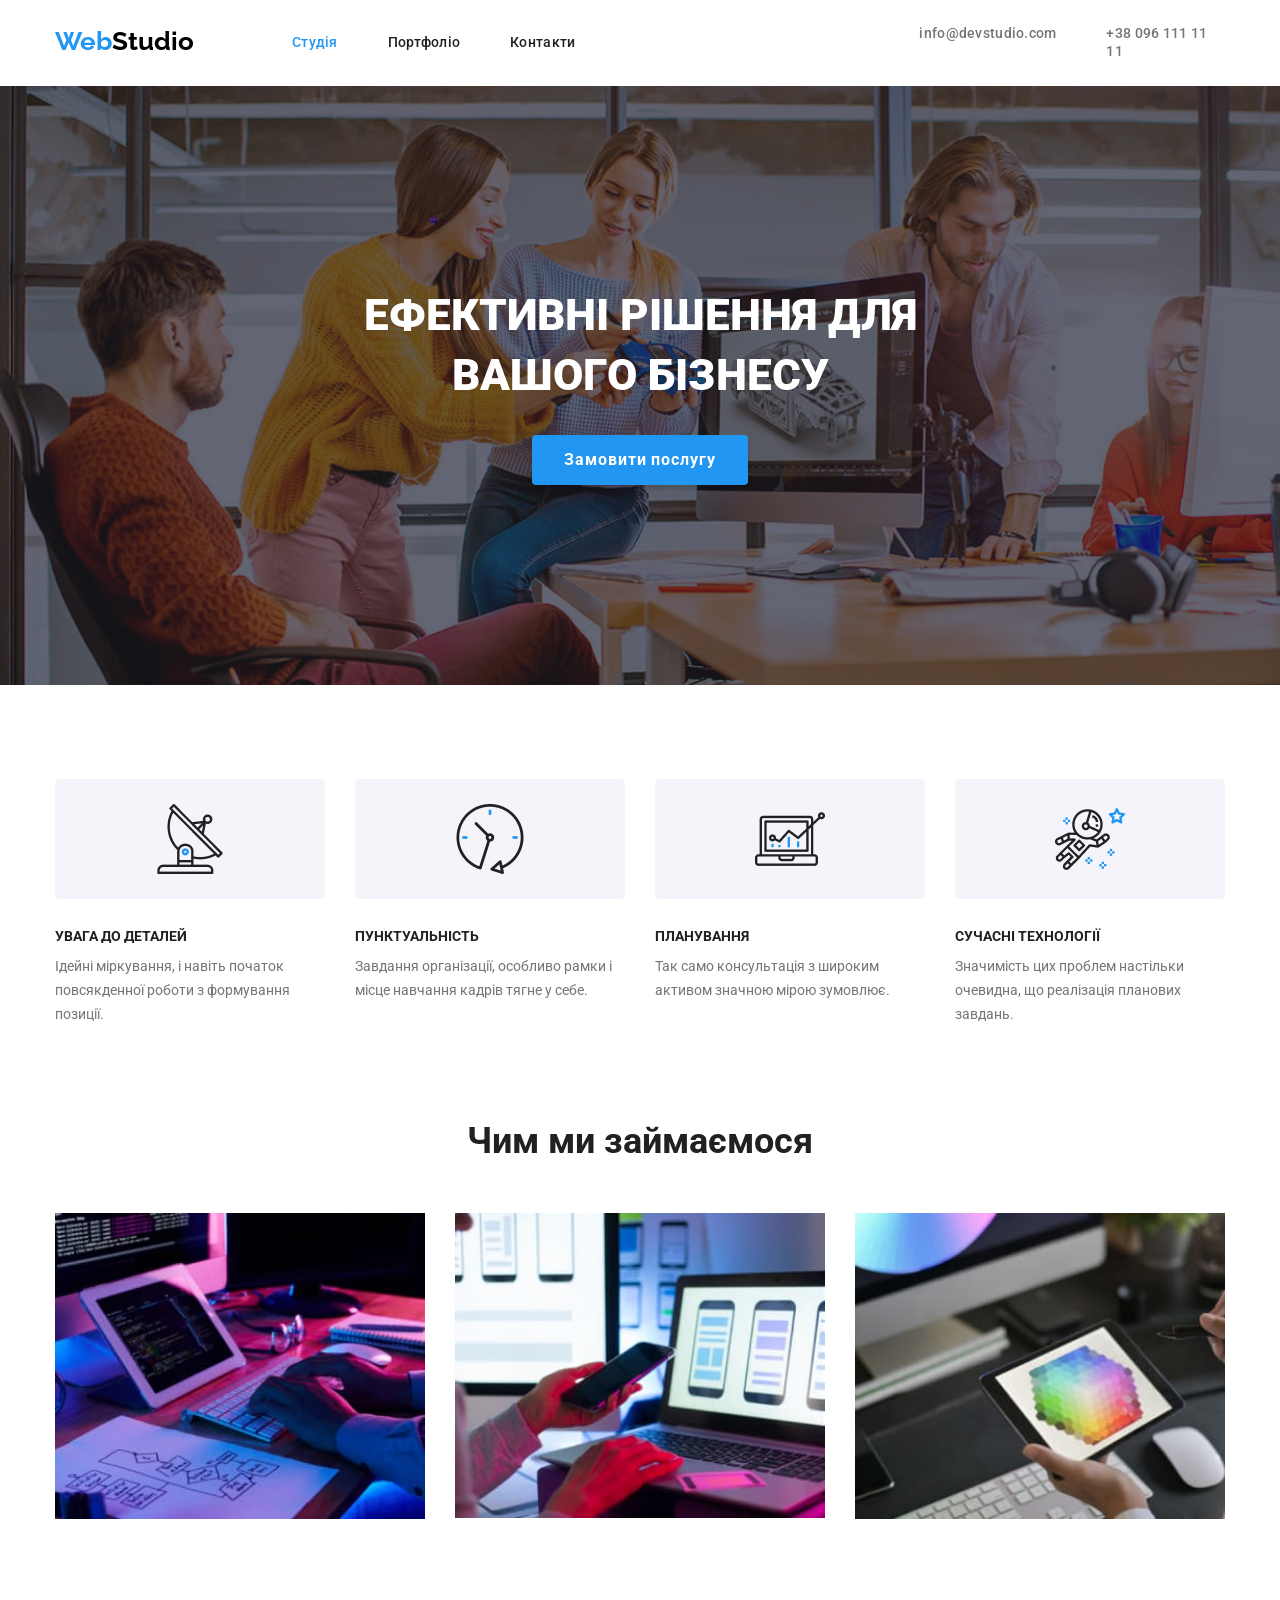
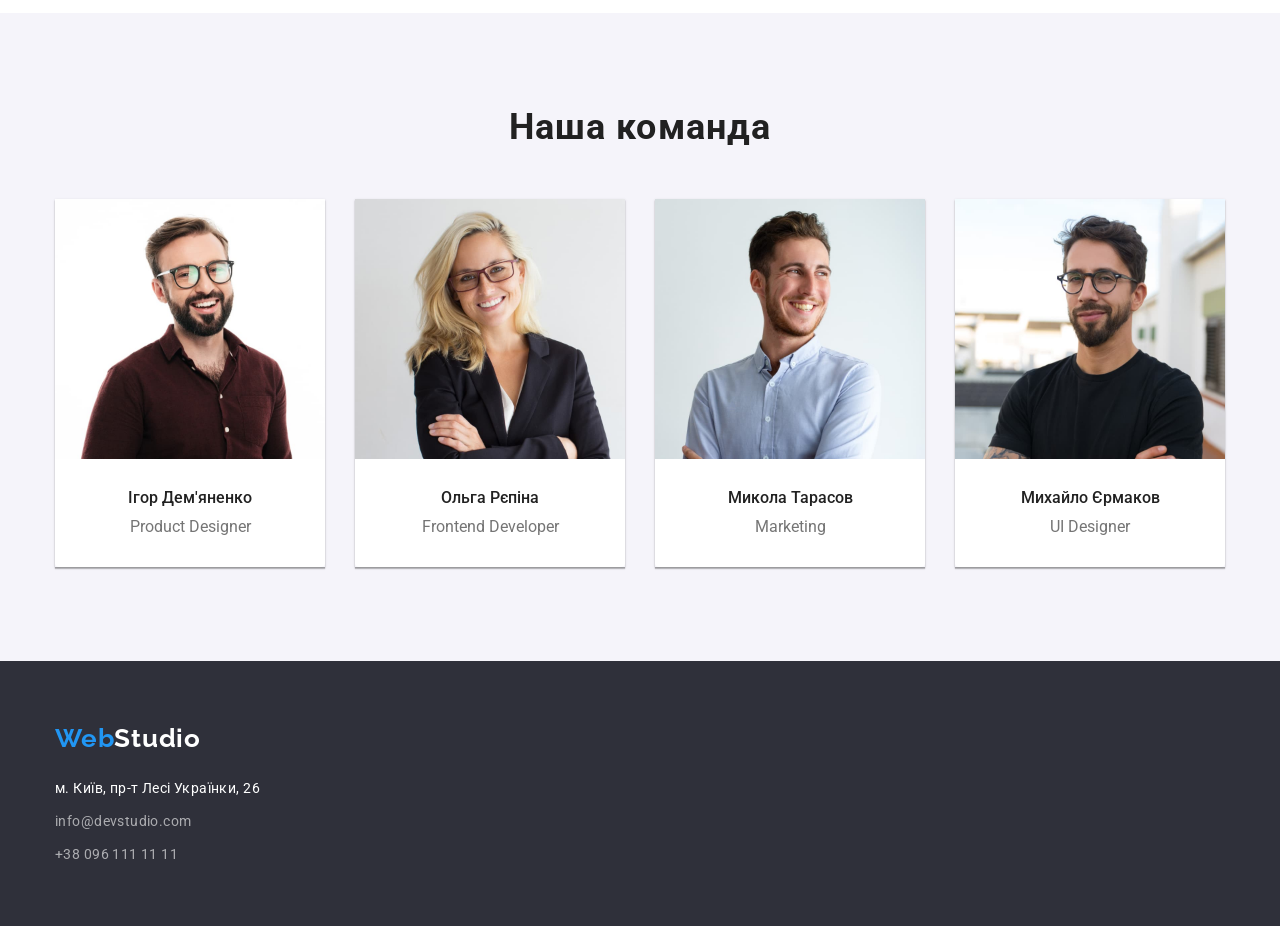
<file: index.html>
<!DOCTYPE html>
<html lang="en">
  <head>
    <meta charset="UTF-8" />
    <meta name="viewport" content="width=device-width, initial-scale=1.0" />
    <title>WebStudio</title>
    <link rel="preconnect" href="https://fonts.googleapis.com" />
    <link rel="preconnect" href="https://fonts.gstatic.com" crossorigin />
    <link
      href="https://fonts.googleapis.com/css2?family=Raleway:ital,wght@0,100..900;1,100..900&family=Roboto:ital,wght@0,100;0,300;0,400;0,500;0,700;0,900;1,100;1,300;1,400;1,500;1,700;1,900&display=swap"
      rel="stylesheet"
    />
    <link
      rel="stylesheet"
      href="https://cdnjs.cloudflare.com/ajax/libs/modern-normalize/2.0.0/modern-normalize.min.css"
      integrity="sha512-4xo8blKMVCiXpTaLzQSLSw3KFOVPWhm/TRtuPVc4WG6kUgjH6J03IBuG7JZPkcWMxJ5huwaBpOpnwYElP/m6wg=="
      crossorigin="anonymous"
      referrerpolicy="no-referrer"
    />
    <link rel="stylesheet" href="./css/style.css" />
  </head>
  <body>
    <header class="header">
      <div class="container box">
        <a class="header-logo" href="/index.html"
          ><span class="header-web">Web</span>Studio</a
        >
        <nav class="header-nav">
          <ul class="nav-list">
            <li class="nav-link">
              <a class="nav-item current" href="./index.html">Студія</a>
            </li>
            <li class="nav-link">
              <a class="nav-item" href="./pages/portfolio.html">Портфоліо</a>
            </li>
            <li class="nav-link"><a class="nav-item" href="#">Контакти</a></li>
          </ul>
        </nav>
        <ul class="header-list">
          <li class="header-link">
            <a class="header-item" href="mailto:info@devstudio.com"
              >info@devstudio.com</a
            >
          </li>
          <li class="header-link">
            <a class="header-item" href="tel:+380961111111"
              >+38 096 111 11 11</a
            >
          </li>
        </ul>
      </div>
    </header>
    <main class="main">
      <!-- Секція Ефективні рішення для вашого бізнесу -->
      <section class="hero">
        <div class="container">
          <h1 class="hero-title">Ефективні рішення для вашого бізнесу</h1>
          <button type="button" class="hero-button">Замовити послугу</button>
        </div>
      </section>
      <!-- Секція наші переваги -->
      <section class="advantages">
        <div class="container">
          <ul class="advantages-list">
            <li class="advantages-item">
              <h2 class="advantages-title">УВАГА ДО ДЕТАЛЕЙ</h2>
              <p class="advantages-text">
                Ідейні міркування, і навіть початок повсякденної роботи з
                формування позиції.
              </p>
            </li>
            <li class="advantages-item">
              <h2 class="advantages-title">ПУНКТУАЛЬНІСТЬ</h2>
              <p class="advantages-text">
                Завдання організації, особливо рамки і місце навчання кадрів
                тягне у себе.
              </p>
            </li>
            <li class="advantages-item">
              <h2 class="advantages-title">ПЛАНУВАННЯ</h2>
              <p class="advantages-text">
                Так само консультація з широким активом значною мірою зумовлює.
              </p>
            </li>
            <li class="advantages-item">
              <h2 class="advantages-title">СУЧАСНІ ТЕХНОЛОГІЇ</h2>
              <p class="advantages-text">
                Значимість цих проблем настільки очевидна, що реалізація
                планових завдань.
              </p>
            </li>
          </ul>
        </div>
      </section>
      <!-- Секція чим ми займаємося -->
      <section class="affairs">
        <div class="container">
          <h3 class="affairs-title">Чим ми займаємося</h3>
          <ul class="affairs-list">
            <li class="affairs-item">
              <img
                src="./images/dekstop.jpg"
                alt="Фото як пишуть коди"
                class="affairs-img"
              />
            </li>
            <li class="affairs-item">
              <img
                src="./images/phone.jpg"
                alt="фото з телефоном"
                class="affairs-img"
              />
            </li>
            <li class="affairs-item">
              <img
                src="./images/plunshet.jpg"
                alt="фото з планшетом"
                class="affairs-img"
              />
            </li>
          </ul>
        </div>
      </section>
      <!-- Секція наша команда -->
      <section class="comand">
        <div class="container">
          <h3 class="comand-title">Наша команда</h3>
          <ul class="comand-list">
            <li class="comand-item">
              <img
                src="./images/igor.jpg"
                alt="фото нашого колеги"
                class="comand-img"
              />
              <div class="comand-box">
              <h4 class="comand-description">Ігор Дем'яненко</h4>
              <p class="comand-text">Product Designer</p>
              </div>
            </li>
            <li class="comand-item">
              <img
                src="./images/olga.jpg"
                alt="фото нашої колеги"
                class="comand-img"
              />
              <div class="comand-box">
              <h4 class="comand-description">Ольга Рєпіна</h4>
              <p class="comand-text">Frontend Developer</p>
              </div>
            </li>
            <li class="comand-item">
              <img
                src="./images/mykola.jpg"
                alt="фото нашого колеги"
                class="comand-img"
              />
              <div class="comand-box">
              <h4 class="comand-description">Микола Тарасов</h4>
              <p class="comand-text">Marketing</p>
              </div>
            </li>
            <li class="comand-item">
              <img
                src="./images/myhuylo.jpg"
                alt="фото нашого колеги"
                class="comand-img"
              />
              <div class="comand-box">
              <h4 class="comand-description">Михайло Єрмаков</h4>
              <p class="comand-text">UI Designer</p>
            </li>
            </div>
          </ul>
        </div>
      </section>
    </main>
    <!-- Футер -->
    <footer class="footer">
      <div class="container">
        <a class="footer-logo" href="/index.html"
          ><span class="footer-web">Web</span>Studio</a
        >
        <address class="footer-adress">
          <a
            class="footer-maps"
            href="https://www.google.com/maps/d/viewer?mid=10uSM3H-mIU3GznYo2szRIEphczw&hl=en_US&ll=50.42732700000001%2C30.538092&z=17"
            target="_blank"
            >м. Київ, пр-т Лесі Українки, 26</a
          >
          <ul class="footer-list">
            <li class="footer-link">
              <a class="footer-item" href="mailto:info@devstudio.com"
                >info@devstudio.com</a
              >
            </li>
            <li class="footer-link">
              <a class="footer-item" href="tel:+380961111111"
                >+38 096 111 11 11</a
              >
            </li>
          </ul>
        </address>
      </div>
    </footer>
  </body>
</html>
</file>
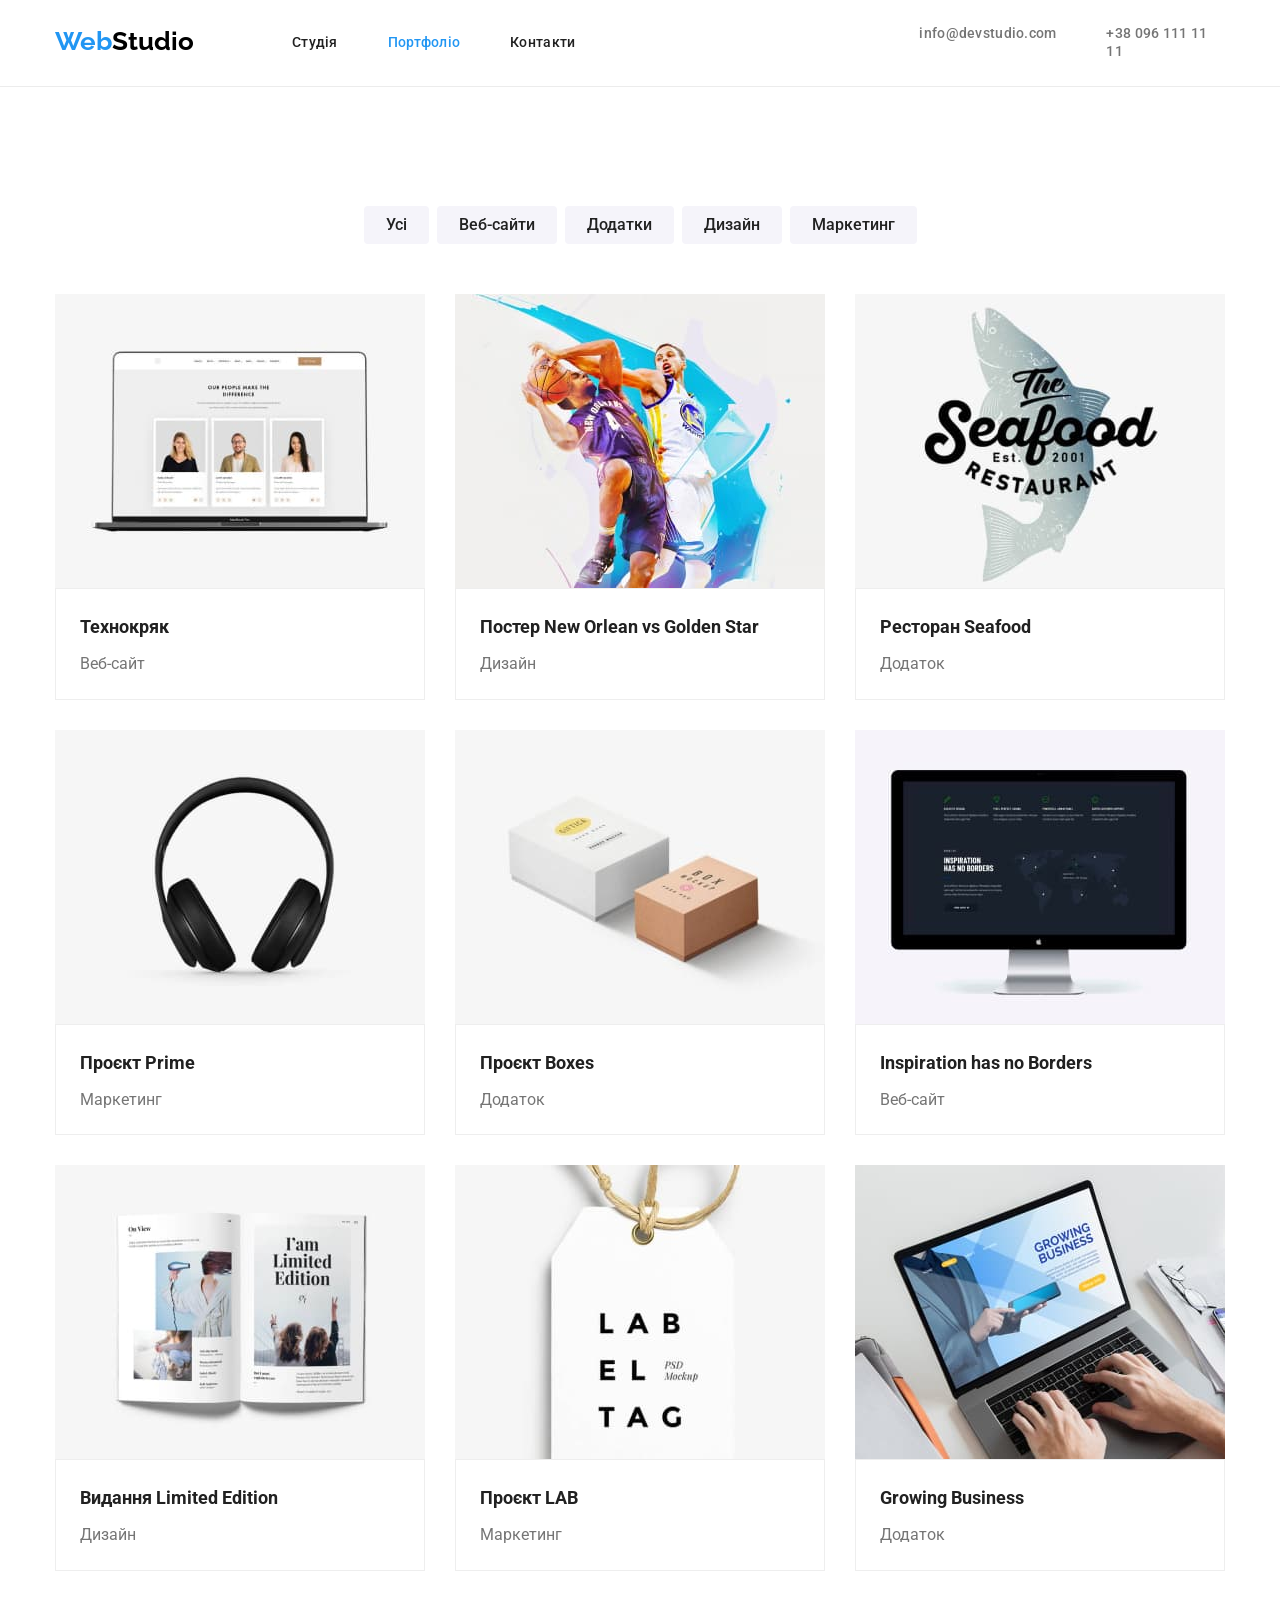
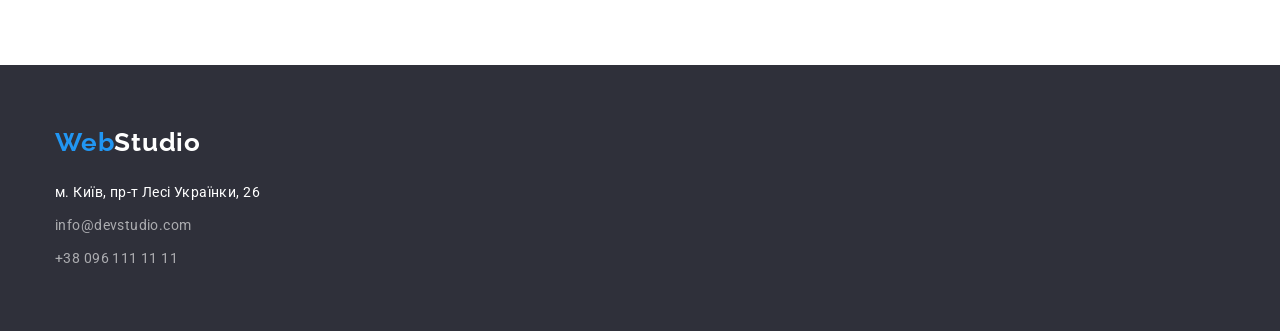
<file: pages/portfolio.html>
<!DOCTYPE html>
<html lang="en">
  <head>
    <meta charset="UTF-8" />
    <meta name="viewport" content="width=device-width, initial-scale=1.0" />
    <title>WebStudio</title>
    <link rel="preconnect" href="https://fonts.googleapis.com" />
    <link rel="preconnect" href="https://fonts.gstatic.com" crossorigin />
    <link
    href="https://fonts.googleapis.com/css2?family=Raleway:ital,wght@0,100..900;1,100..900&family=Roboto:ital,wght@0,100;0,300;0,400;0,500;0,700;0,900;1,100;1,300;1,400;1,500;1,700;1,900&display=swap"
    rel="stylesheet"
    />
    <link rel="stylesheet" href="https://cdnjs.cloudflare.com/ajax/libs/modern-normalize/2.0.0/modern-normalize.min.css" integrity="sha512-4xo8blKMVCiXpTaLzQSLSw3KFOVPWhm/TRtuPVc4WG6kUgjH6J03IBuG7JZPkcWMxJ5huwaBpOpnwYElP/m6wg==" crossorigin="anonymous" referrerpolicy="no-referrer" />
    <link rel="stylesheet" href="./css/style.css" />
  </head>
  <body>
    <header class="header">
      <div class="container box">
        <a class="header-logo" href="/index.html"><span class="header-web">Web</span>Studio</a>
        <nav class="header-nav">
          <ul class="nav-list">
            <li class="nav-link"><a class="nav-item" href="../index.html">Студія</a></li>
            <li class="nav-link">
              <a class="nav-item current" href="./portfolio.html">Портфоліо</a>
            </li>
            <li class="nav-link"><a class="nav-item " href="#">Контакти</a></li>
          </ul>
        </nav>
        <ul class="header-list">
          <li class="header-link">
            <a class="header-item" href="mailto:info@devstudio.com"
            >info@devstudio.com</a
            >
          </li>
          <li class="header-link"><a class="header-item" href="tel:+380961111111">+38 096 111 11 11</a></li>
          </div>
        </ul>
      </div>
    </header>
  <main class="main">
    <!-- Секція фото -->
    <section class="photo">
      <div class="container">
        <ul class="phooto-list">
          <li class="phooto-link">
            <button type="button" class="photo-btn">Усі</button>
          </li>
          <li class="phooto-link">
            <button type="button" class="photo-btn">Веб-сайти</button>
          </li>
          <li class="phooto-link">
            <button type="button" class="photo-btn">Додатки</button>
          </li>
          <li class="phooto-link">
            <button type="button" class="photo-btn">Дизайн</button>
          </li>
          <li class="phooto-link">
            <button type="button" class="photo-btn">Маркетинг</button>
          </li>
        </ul>
        <ul class="photo-list">
          <li class="photo-link">
            <img src="../images/tehnokruk.jpg" alt="Ноутбук" class="photo-img" />
            <div class="photo-box">
            <h2 class="photo-title">Технокряк</h2>
            <p class="photo-text">Веб-сайт</p>
            </div>
          </li>
          <li class="photo-link">
            <img src="../images/basketball.jpg" alt="Баскетбол" class="photo-img" />
            <div class="photo-box">
            <h2 class="photo-title">Постер New Orlean vs Golden Star</h2>
            <p class="photo-text">Дизайн</p>
            </div>
          </li>
          <li class="photo-link">
            <img
              src="../images/restoran_seafood.jpg"
              alt="Логотип Seafood"
              class="photo-img"
            />
            <div class="photo-box">
            <h2 class="photo-title">Ресторан Seafood</h2>
            <p class="photo-text">Додаток</p>
            </div>
          </li>
          <li class="photo-link">
            <img
              src="../images/proekt_prime.jpg"
              alt="Навушники"
              class="photo-img"
            />
            <div class="photo-box">
            <h2 class="photo-title">Проєкт Prime</h2>
            <p class="photo-text">Маркетинг</p>
            </div>
          </li>
          <li class="photo-link">
            <img src="../images/boxes.jpg" alt="Коробки" class="photo-img" />
            <div class="photo-box">
            <h2 class="photo-title">Проєкт Boxes</h2>
            <p class="photo-text">Додаток</p>
            </div>
          </li>
          <li class="photo-link">
            <img src="../images/monitor.jpg" alt="Монітор" class="photo-img" />
            <div class="photo-box">
            <h2 class="photo-title">Inspiration has no Borders</h2>
            <p class="photo-text">Веб-сайт</p>
            </div>
          </li>
          <li class="photo-link">
            <img
              src="../images/limited_edition.jpg"
              alt="Книга"
              class="photo-img"
            />
            <div class="photo-box">
            <h2 class="photo-title">Видання Limited Edition</h2>
            <p class="photo-text">Дизайн</p>
            </div>
          </li>
          <li class="photo-link">
            <img src="../images/proekt_lab.jpg" alt="Label tag" class="photo-img" />
            <div class="photo-box">
            <h2 class="photo-title">Проєкт LAB</h2>
            <p class="photo-text">Маркетинг</p>
            </div>
          </li>
          <li class="photo-link">
            <img
              src="../images/growing_business.jpg"
              alt="Друкуваня клавіатурою"
              class="photo-img"
            />
            <div class="photo-box">
            <h2 class="photo-title">Growing Business</h2>
            <p class="photo-text">Додаток</p>
            </div>
          </li>
        </ul>
        </div>
      </section>
    </main>
   <footer class="footer">
     <div class="container">
      <a class="footer-logo" href="/index.html"
        ><span class="footer-web">Web</span>Studio</a
      >
      <address class="footer-adress">
        <a
          class="footer-maps"
          href="https://www.google.com/maps/d/viewer?mid=10uSM3H-mIU3GznYo2szRIEphczw&hl=en_US&ll=50.42732700000001%2C30.538092&z=17"
          target="_blank"
          >м. Київ, пр-т Лесі Українки, 26</a
        >
        <ul class="footer-list">
          <li class="footer-link">
            <a class="footer-item" href="mailto:info@devstudio.com"
              >info@devstudio.com</a
            >
          </li>
          <li class="footer-link"><a class="footer-item" href="tel:+380961111111">+38 096 111 11 11</a></li>
        </ul>
      </address>
      </div>
    </footer>
  </body>
</html>
</file>
<file: css/style.css>
:root {
  --background-color: #2f303a;
  --text-color: #212121;
  --accent-color: #757575;
  --web-color: #2196f3;
  --studio-color: #fff;
  --data-color: rgba(255, 255, 255, 0.6);
  --comand-color: rgba(245, 244, 250, 1);
  --dateheader-color: rgba(117, 117, 117, 1);
  --studio1-color: #000;
  --affairs-color: #ffffff;
}

.container {
  width: 1200px;
  padding-right: 15px;
  padding-left: 15px;
  margin: 0 auto;
  /* outline: 1px solid red ; */
}

*,
::after,
::before {
  box-sizing: border-box;
}

img {
  display: block;
}

h1,
h2,
h3,
h4,
p {
  margin: 0;
  padding: 0;
}

ul {
  list-style: none;
  margin: 0;
  padding: 0;
}

a {
  text-decoration: none;
}

body {
  font-family: "Roboto";
}

/* Хедер */

.header {
  background-color: var(--affairs-color);
  margin-top: 24px;
  margin-bottom: 25px;
}

.header-logo {
  color: var(--studio1-color);
  font-family: "Raleway";
  font-size: 26px;
  font-weight: 700;
  line-height: 1.38;
  margin-right: 93px;
  width: 145px;
}

.header-web {
  color: var(--web-color);
  font-family: "Raleway";
  font-size: 26px;
  font-weight: 700;
  line-height: 1.38;
}

.box {
  display: flex;
  align-items: center;
}

.nav-list {
  display: flex;
  gap: 50px;
  margin-right: 344px;
}

.nav-item {
  color: var(--text-color);
  font-size: 14px;
  font-weight: 500;
  line-height: 1.14;
  letter-spacing: 0.28px;
}

.nav-item:hover,
.nav-item:focus {
  color: var(--web-color);
}

.current {
  color: var(--web-color);
}

.header-list {
  display: flex;
  gap: 50px;
}

.header-item {
  color: var(--accent-color);
  font-size: 14px;
  font-weight: 500;
  line-height: 1.14;
  letter-spacing: 0.28px;
}
.header-item:last-child {
  margin-right: 0px;
}

.header-item:hover,
.header-item:focus {
  color: var(--web-color);
}

/* Секція герой */
.hero {
  padding-top: 200px;
  padding-bottom: 200px;
  text-align: center;
   background-image: linear-gradient( rgba(47, 48, 58, 0.40), rgba(47, 48, 58, 0.40)), url(../images/fons.jpg);
   background-repeat: no-repeat;
   background-size: cover;
}


.hero-title {
  color: var(--studio-color);
  font-size: 44px;
  font-weight: 900;
  line-height: 1.36;
  text-transform: uppercase;
  width: 696px;
  margin-bottom: 30px;
  margin-left: auto;
  margin-right: auto;
} 


.hero-button {
  color: var(--studio-color);
text-align: center;
font-size: 16px;
font-weight: 700;
line-height: 1.87; 
letter-spacing: 0.96px;
background-color: var(--web-color);
padding: 10px 32px;
border: 0;
border-radius: 4px;
box-shadow: 0px 4px 4px 0px rgba(0, 0, 0, 0.15);
}

/* Секція наші переваги */
.advantages {
  background-color: var(--affairs-color);
  padding-top: 94px;

}

.advantages-list {
    display: flex;
    gap: 30px;
    
}

.advantages-item::before {
content: "";
border-radius: 4px;
background: var(--comand-color);
width: 270px;
height: 120px;
display: block;
background-image: url(../images/antenna.png);
background-repeat: no-repeat;
background-position: center;
margin-bottom: 30px;
}

.advantages-item:nth-child(2)::before {
  background-image: url(../images/clock.png);
}

.advantages-item:nth-child(3)::before {
background-image: url(../images/diagram.png);
}

.advantages-item:nth-child(4)::before {
background-image: url(../images/astronaut.png);
}

.advantages-title {
  color: var(--text-color);
  font-size: 14px;
  font-weight: 700;
  line-height: 1.14;
  text-transform: uppercase;
  margin-bottom: 10px;
}

.advantages-text {
  color: var(--accent-color);
  font-size: 14px;
  font-weight: 400;
  line-height: 1.71;
  width: 270px;
}

/* Секція чим ми займаємося */

.affairs {
  background-color: var(--affairs-color);
  padding-top: 94px;
  padding-bottom: 94px;
}

.affairs-list {
    display: flex;
    gap: 30px;
}

.affairs-title {
  color: var(--text-color);
  font-size: 36px;
  font-weight: 700;
  line-height: 1.16;
  text-align: center;
  margin-bottom: 50px;
}

.affairs-img {
  width: 370px;
}

/* Секція команда  */
.comand {
  background-color: var(--comand-color);
  padding-top: 94px;
  padding-bottom: 94px;
  text-align: center;
}

.comand-list {
    display: flex;
    gap: 30px;
    max-width: 1200px;
}

.comand-item {
  box-shadow: 0px 1px 3px 0px rgba(0, 0, 0, 0.12), 0px 1px 1px 0px rgba(0, 0, 0, 0.14), 0px 2px 1px 0px rgba(0, 0, 0, 0.20);
}

.comand-box {
  border-radius: 0px 0px 4px 4px;
background: var(--studio-color);
 width: 270px;
 padding-top: 30px;
 padding-bottom: 30px;
}

.comand-img{
  width: 270px;
}

.comand-title {
  color: var(--text-color);
  font-size: 36px;
  font-weight: 700;
  line-height: 1.16;
  margin-bottom: 50px;
  letter-spacing: 1.08px
}

.comand-description {
  color: var(--text-color);
  font-size: 16px;
  font-weight: 500;
  line-height: 1.18;
}

.comand-text {
  color: var(--accent-color);
  font-size: 16px;
  font-weight: 400;
  line-height: 1.18;
  margin-top: 10px;
}

/* Футер */
.footer {
  background-color: var(--background-color);
  padding-top: 60px;
  padding-bottom: 60px;

}

.footer-logo {
  color: var(--studio-color);
  font-family: "Raleway";
  font-size: 26px;
  font-weight: 700;
  line-height: 1.38;
  letter-spacing: 0.78px;
}

.footer-web {
  color: var(--web-color);
  font-family: "Raleway";
  font-size: 26px;
  font-weight: 700;
  line-height: 1.38;
   letter-spacing: 0.78px;
}

.footer-adress{
  font-style: normal;
}

.footer-maps {
  color: var(--studio-color);
  font-size: 14px;
  font-weight: 400;
  line-height: 1.71;
  letter-spacing: 0.42px;
}
.footer-adress {
  margin-top: 20px;
}

.footer-list {
  margin-top: 9px;
}

.footer-link {
  margin-bottom: 9px;
}
.footer-link:last-child {
margin-bottom: 0px;
}

.footer-item {
  color: var(--data-color);
  font-size: 14px;
  font-weight: 400;
  line-height: 1.71;
  letter-spacing: 0.42px;
}
</file>
<file: pages/css/style.css>
:root {
    --background-color: #2F303A;
    --text-color: #212121;
    --accent-color: #757575;
    --background-form: rgba(245, 244, 250, 1);
    --additional-form: #FFF;
    --web-color: #2196F3;
    --studio-color: #FFF;
    --data-color: rgba(255, 255, 255, 0.6);
    --comand-color: rgba(245, 244, 250, 1);
    --dateheader-color: rgba(117, 117, 117, 1);
    --studio1-color: #000;
    --affairs-color: #FFFFFF;
    --border-color: rgba(238, 238, 238, 1);
    --header-color: #ECECEC;
}

.container {
    width: 1200px;
    padding-right: 15px;
    padding-left: 15px;
    margin: 0 auto;
    /* outline: 1px solid red ; */
}

*,
::after,
::before {
    box-sizing: border-box;
}

img {
    display: block;
}

h1, h2, h3, h4, p {
    margin: 0;
    padding: 0;
}

ul {
    list-style: none;
    margin: 0;
    padding: 0;
}

a {
    text-decoration: none;
}

body {
    font-family: "Roboto";
}


/* Хедер */
.header {
  background-color: var(--affairs-color);
  padding-top: 24px;
  padding-bottom: 25px;
}

.header::after {
  content: "";
  display: block;
  width: 1600px;
height: 1px;
background: var(--header-color);
margin-right: auto;
margin-left: auto;
margin-top: 25px;
}

.header-logo {
  color: var(--studio1-color);
  font-family: "Raleway";
  font-size: 26px;
  font-weight: 700;
  line-height: 1.38;
  margin-right: 93px;
  width: 145px;
}

.header-web {
  color: var(--web-color);
  font-family: "Raleway";
  font-size: 26px;
  font-weight: 700;
  line-height: 1.38;
}

.box {
  display: flex;
  align-items: center;
}

.nav-list {
  display: flex;
  gap: 50px;
  margin-right: 344px;
}

.nav-item {
  color: var(--text-color);
  font-size: 14px;
  font-weight: 500;
  line-height: 1.14;
  letter-spacing: 0.28px;
}

.nav-item:hover,
.nav-item:focus {
  color: var(--web-color);
}

.current {
  color: var(--web-color);
}

.header-list {
  display: flex;
  gap: 50px;
}

.header-item {
  color: var(--accent-color);
  font-size: 14px;
  font-weight: 500;
  line-height: 1.14;
  letter-spacing: 0.28px;
}
.header-item:last-child {
  margin-right: 0px;
}

.header-item:hover,
.header-item:focus {
  color: var(--web-color);
}

/* Секція Фотографії */
.photo {
    background-color: var(--affairs-color);
    padding-top: 94px;
    padding-bottom: 94px;
     
}


.phooto-list {
    display: flex;
    gap: 8px;
    justify-content: center;
    margin-bottom: 50px;
}

.photo-btn {
    color: var(--text-color);
    background-color: var(--comand-color);
    border: 0;
    border-radius: 4px;
        font-size: 16px;
        font-weight: 500;
        line-height: 1.62;
        padding: 6px 22px;
}

.photo-btn:hover, .photo-btn:focus {
    background-color: var(--web-color);
    border: 0;
     border-radius: 4px;
    color: var(--studio-color);
    box-shadow: 0px 3px 1px 0px rgba(0, 0, 0, 0.10), 0px 1px 2px 0px rgba(0, 0, 0, 0.08), 0px 2px 2px 0px rgba(0, 0, 0, 0.12);
}


.photo-list {
  display: flex;
  flex-wrap: wrap;
  gap: 30px;
}

.photo-link {
  flex-basis: calc((100% - 60px) / 3);
}

.photo-link:hover, .photo-link:focus {
  box-shadow: 0px 1px 1px 0px rgba(0, 0, 0, 0.12), 0px 4px 4px 0px rgba(0, 0, 0, 0.06), 1px 4px 6px 0px rgba(0, 0, 0, 0.16);
}

.photo-img {
  width: 100%;
}

.photo-box {
  border: 1px solid var(--border-color);
  background-color: var(--studio-color);
  padding: 20px 24px;
}

.photo-title {
    color: var(--text-color);
        font-size: 18px;
        font-weight: 700;
        line-height: 2;
}

.photo-text {
    color: var(--accent-color);
        font-size: 16px;
        font-weight: 400;
        line-height: 1.87;
        margin-top: 4px;
}
/* Футер */
.footer {
  background-color: var(--background-color);
  padding-top: 60px;
  padding-bottom: 60px;

}

.footer-logo {
  color: var(--studio-color);
  font-family: "Raleway";
  font-size: 26px;
  font-weight: 700;
  line-height: 1.38;
  letter-spacing: 0.78px;
}

.footer-web {
  color: var(--web-color);
  font-family: "Raleway";
  font-size: 26px;
  font-weight: 700;
  line-height: 1.38;
   letter-spacing: 0.78px;
}

.footer-adress{
  font-style: normal;
}

.footer-maps {
  color: var(--studio-color);
  font-size: 14px;
  font-weight: 400;
  line-height: 1.71;
  letter-spacing: 0.42px;
}
.footer-adress {
  margin-top: 20px;
}

.footer-list {
  margin-top: 9px;
}

.footer-link {
  margin-bottom: 9px;
}
.footer-link:last-child {
margin-bottom: 0px;
}

.footer-item {
  color: var(--data-color);
  font-size: 14px;
  font-weight: 400;
  line-height: 1.71;
  letter-spacing: 0.42px;
}
</file>
